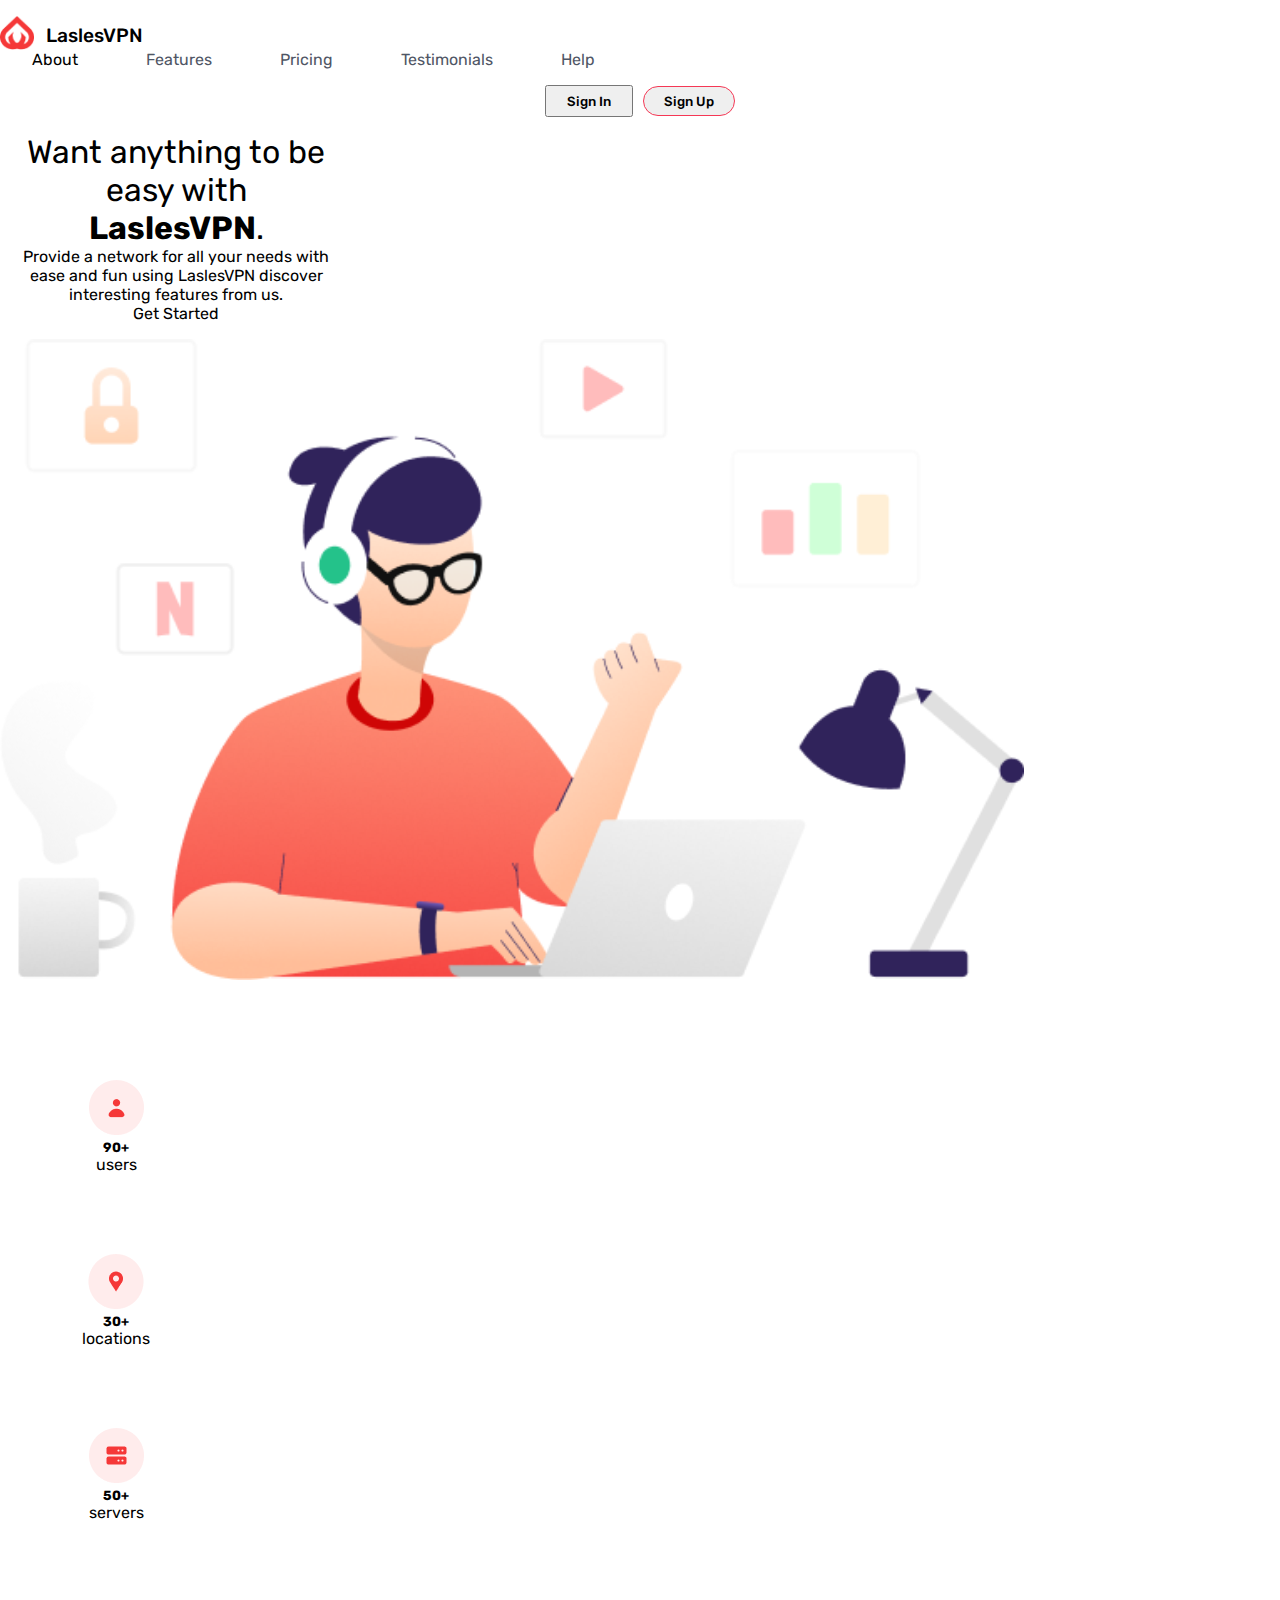
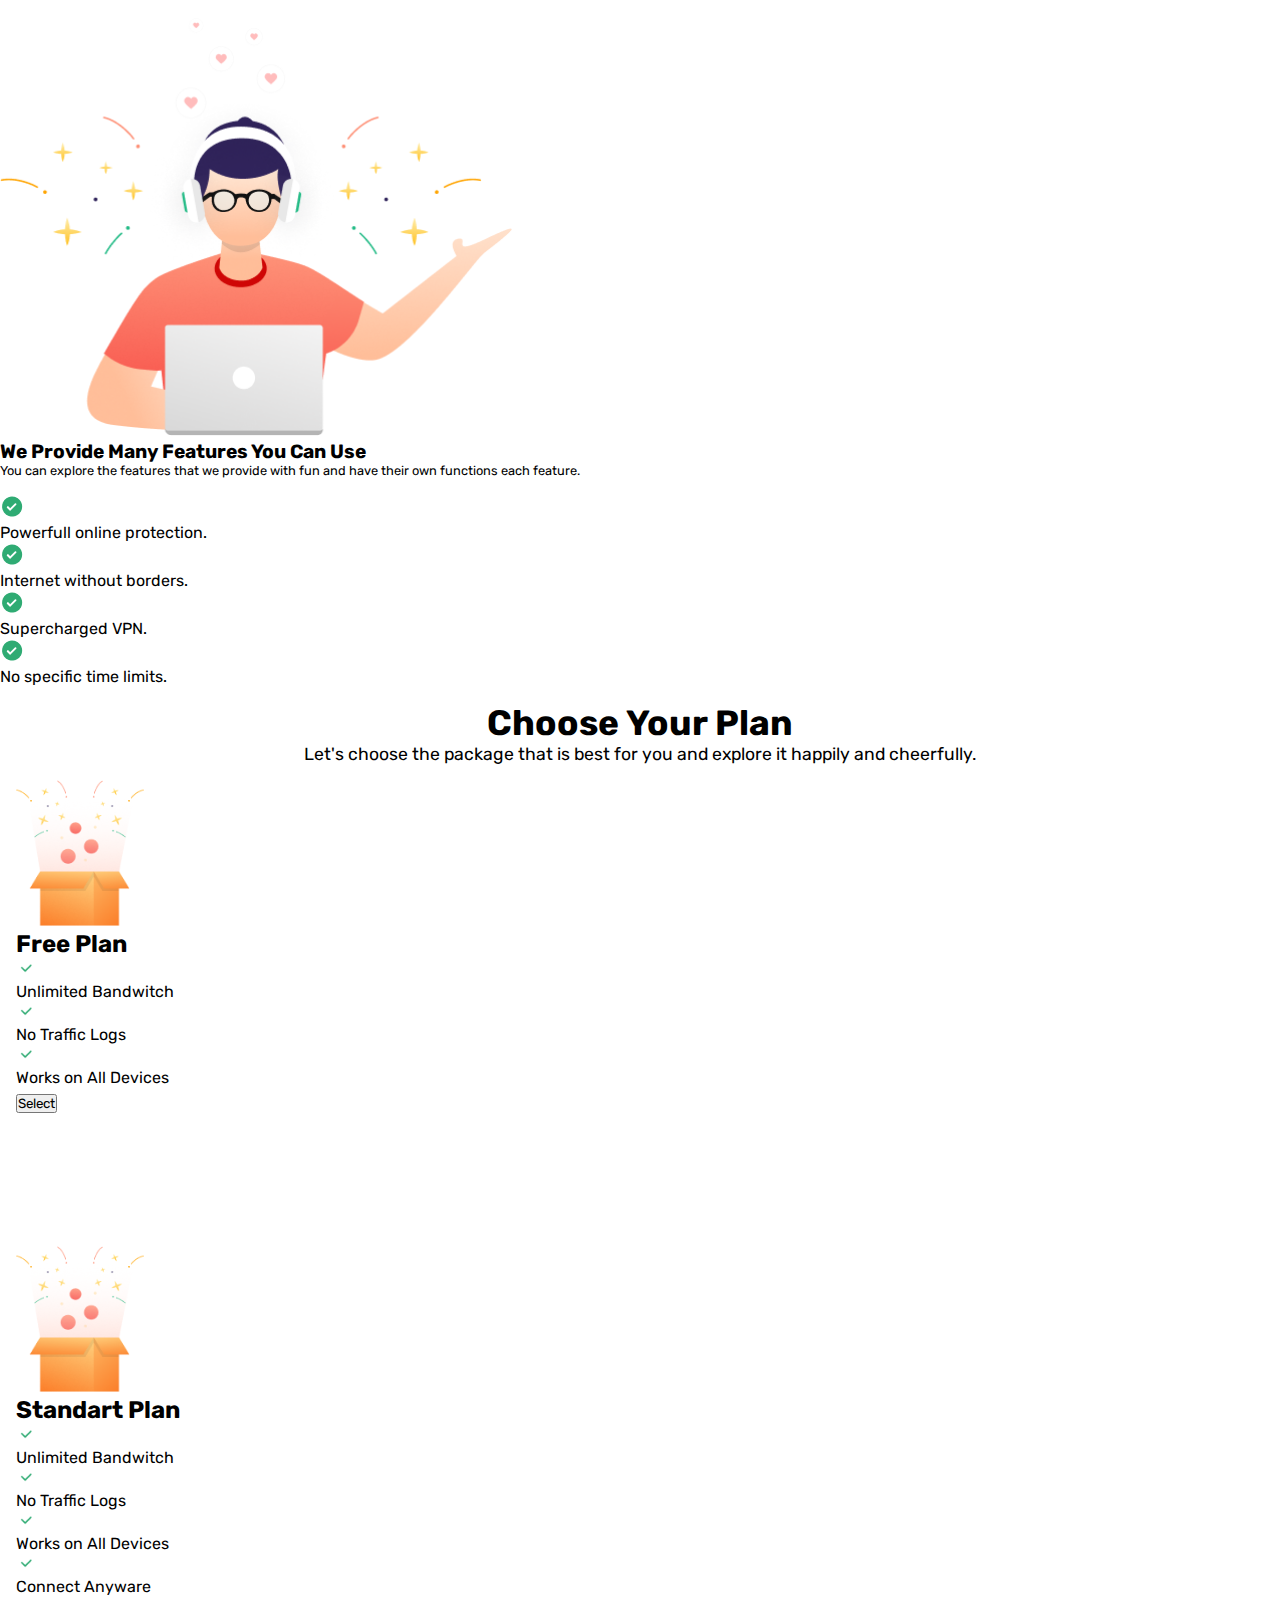
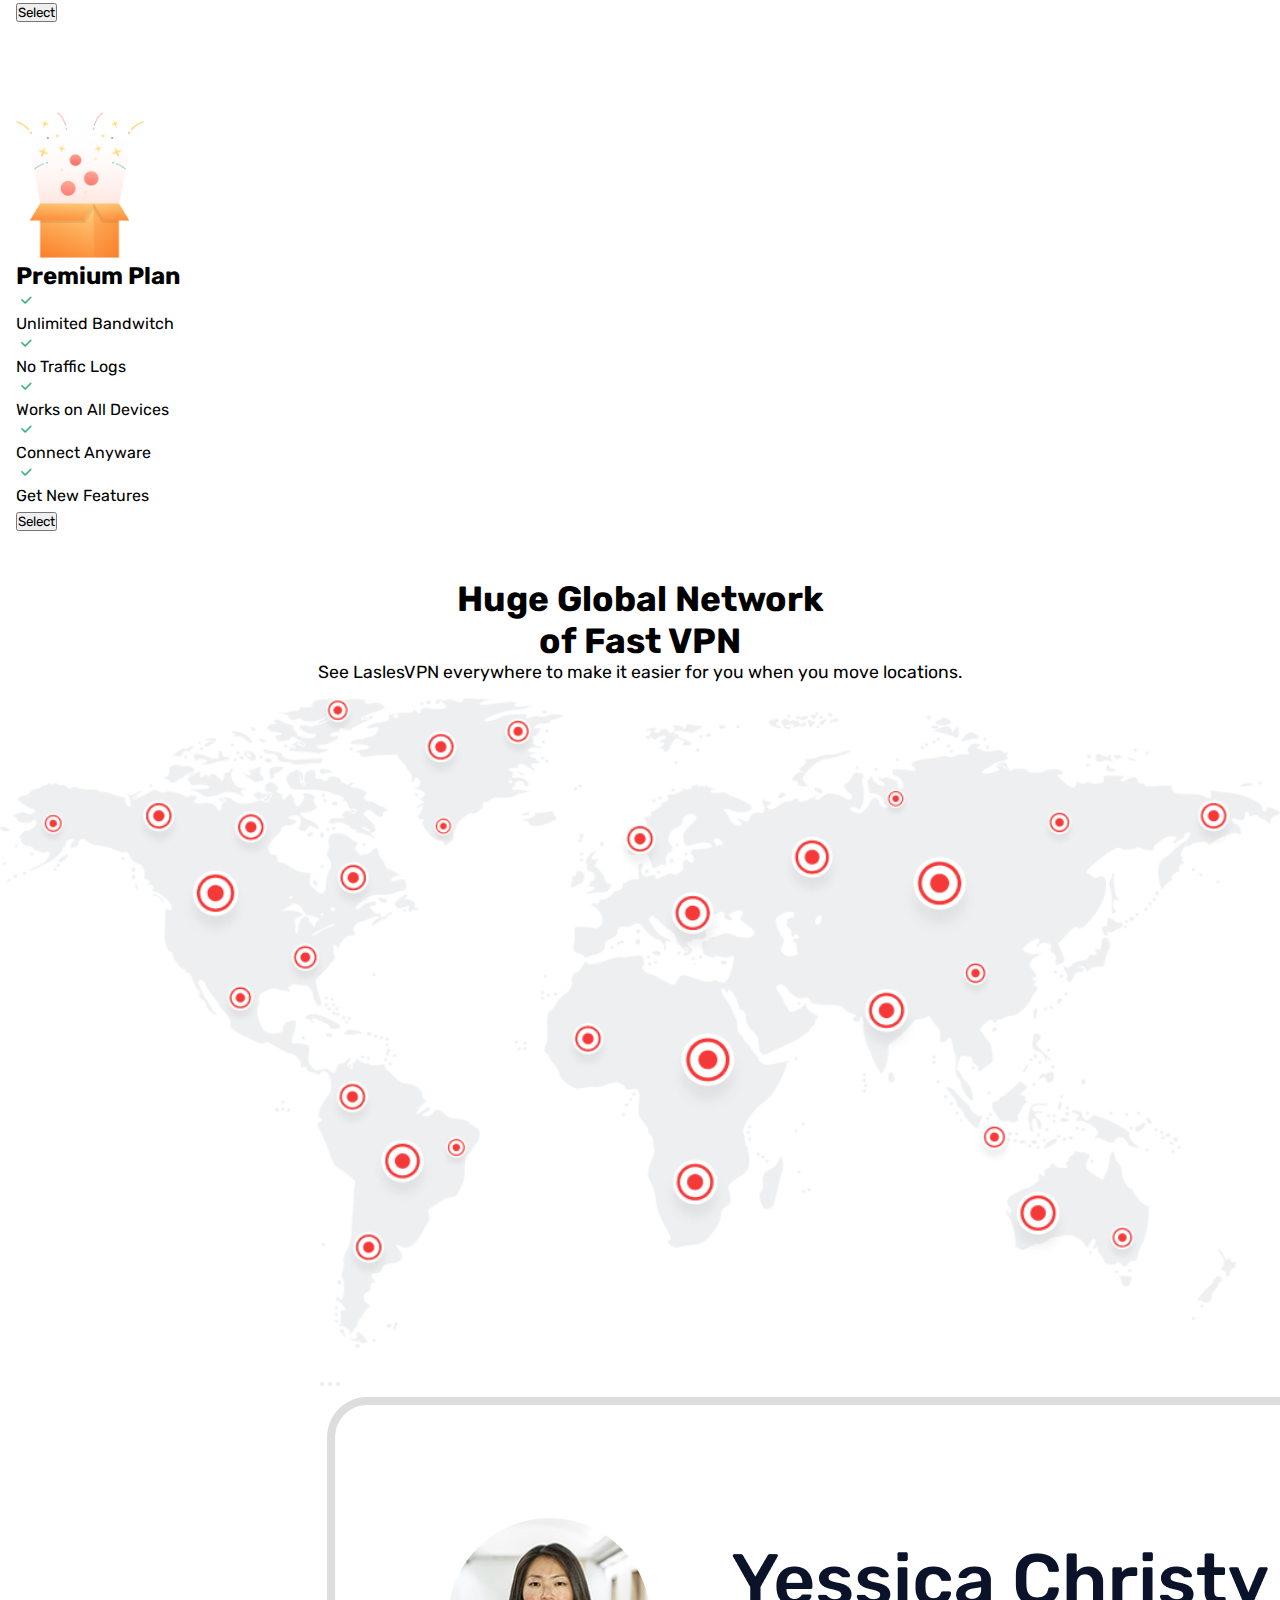
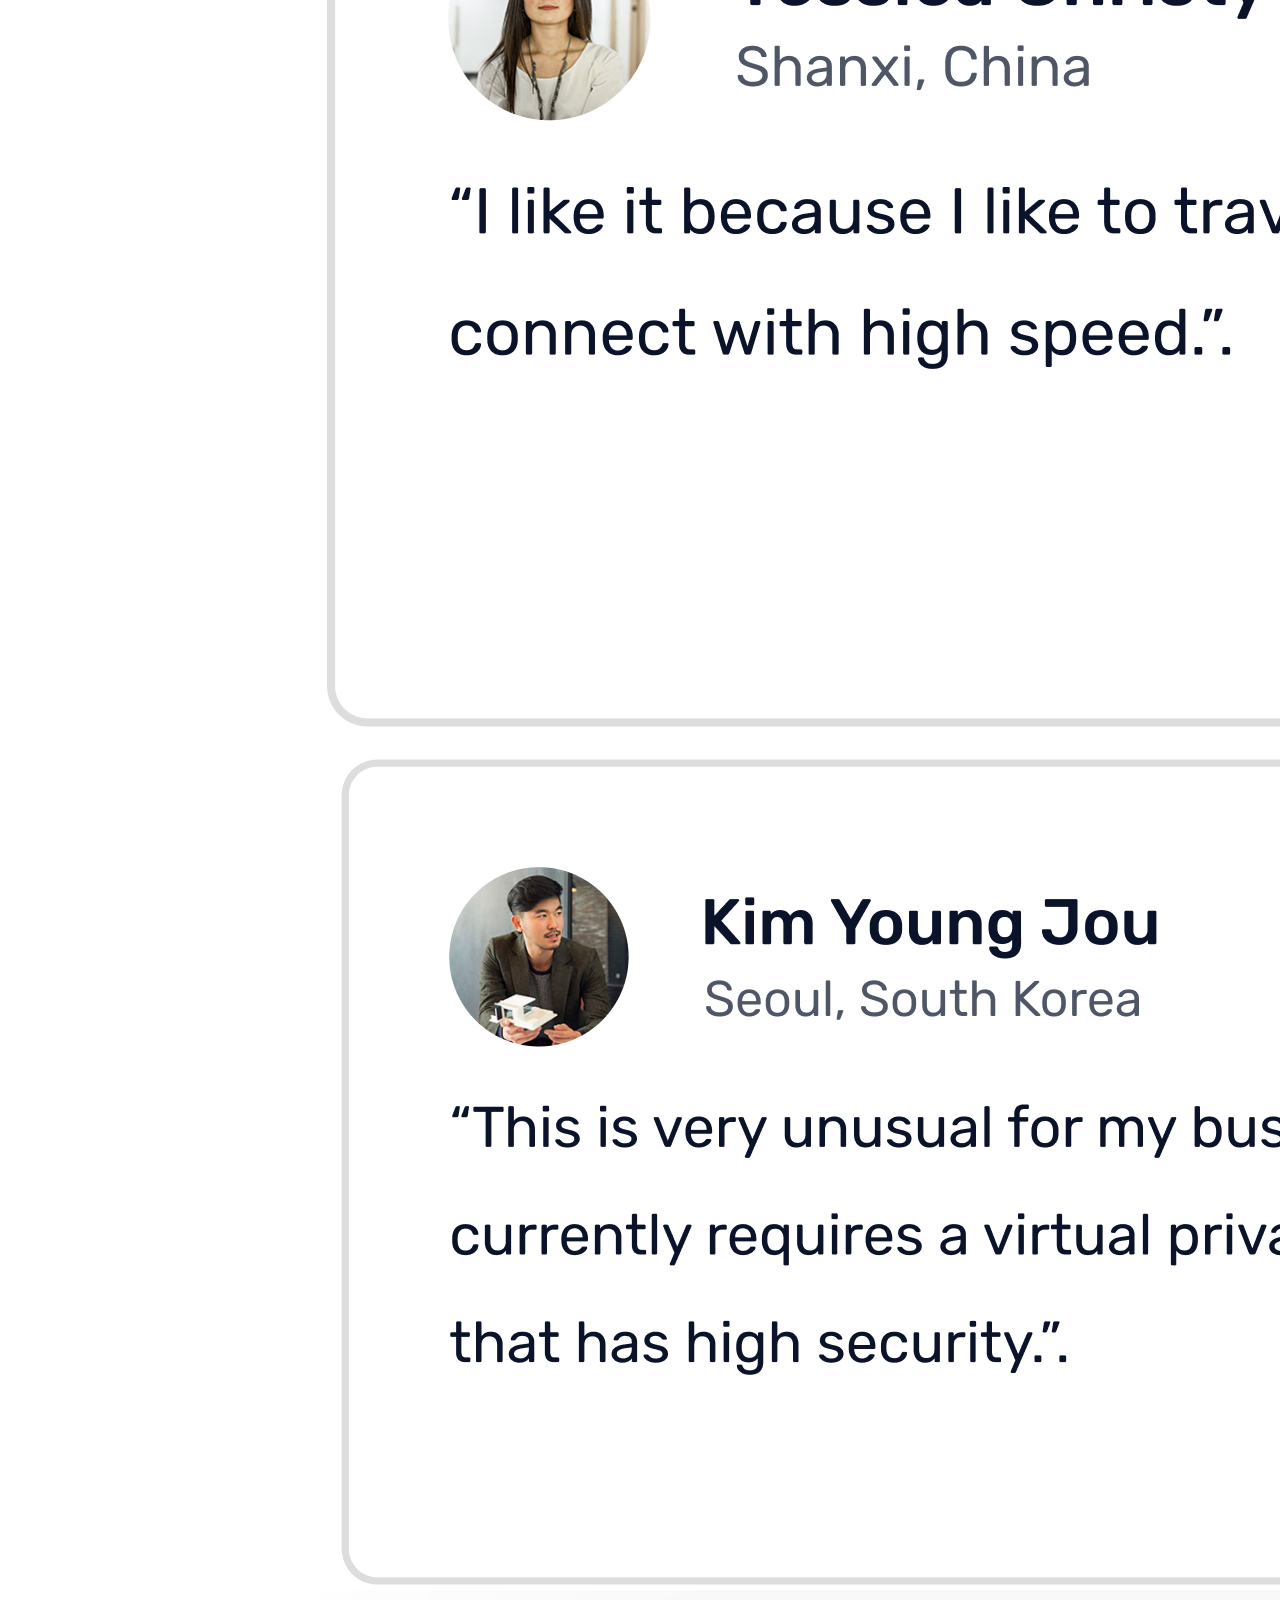
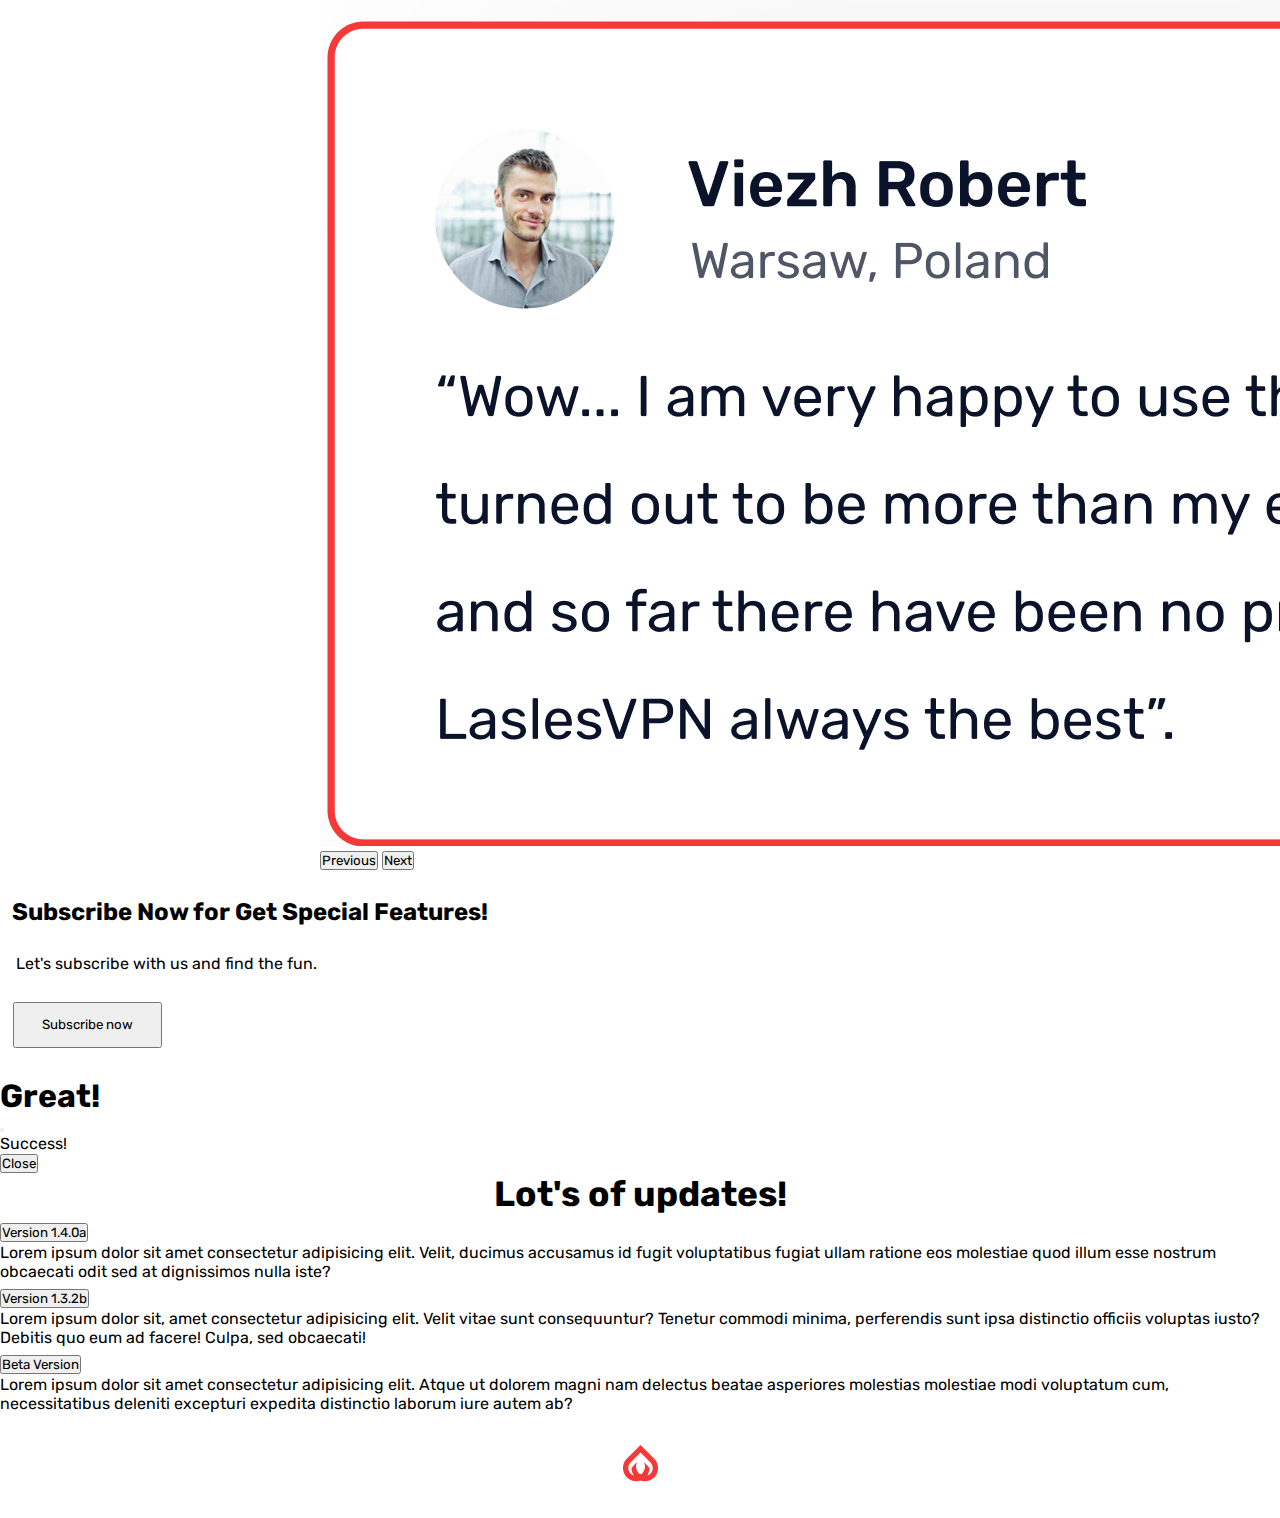
<file: index.html>
<!DOCTYPE html>
<html lang="en">
<head>
    <meta charset="UTF-8">
    <meta http-equiv="X-UA-Compatible" content="IE=edge">
    <meta name="viewport" content="width=device-width, initial-scale=1.0">
    <title>LaslesVPN</title>
    <link href="https://cdn.jsdelivr.net/npm/bootstrap@5.3.2/dist/css/bootstrap.min.css" rel="stylesheet" integrity="sha384-T3c6CoIi6uLrA9TneNEoa7RxnatzjcDSCmG1MXxSR1GAsXEV/Dwwykc2MPK8M2HN" crossorigin="anonymous">
    <link rel="stylesheet" href="style.css">
</head>
    <div class="container">
        <header class="row">
            <!-- logo -->
            <div class="logo col d-flex flex-xxl-row flex-xl-row flex-lg-row flex-md-column">
                <img src="img/logo.png" alt="not found">
                <p class="logo__text">LaslesVPN</p>
            </div>
            <!-- /logo | nav -->
            <div class="nav col-xxl-6 col-xl-7 col-lg-8 col-md-12">
                <a class="active" href="#">About</a>
                <a href="#">Features</a>
                <a href="#">Pricing</a>
                <a href="#">Testimonials</a>
                <a href="#">Help</a>
            </div>
            <!-- /nav | buttons -->
            <div class="sign-up col">
                <button class="btn btn__in">Sign In</button>
                <button class="btn btn__up"><a href="signup.html">Sign Up</a></button>
            </div>
            <!-- /buttons -->
        </header>

        <div class="header">
            <button class="burger-button">
                <span></span> 
                <span></span> 
                <span></span>
            </button>
            <div class="mobile-menu">
                <div class="mobile-logo">
                    <img src="img/logo.png" alt="not found">
                </div>
                <div class="mobile-nav d-flex flex-column">
                    <p class="active">About</p>
                    <p>Features</p>
                    <p>Pricing</p>
                    <p>Testimonials</p>
                    <p>Help</p>
                </div>
                <div class="mobile-sign__up">
                    <button class="btn btn__in">Sign In</button>
                    <a href="signup.html"><button class="btn btn-danger">Sign Up</button></a>
                </div>
            </div>
        </div>

        <!-- content part |  want anything -->
        <div class="fix d-inline-flex flex-lg-row flex flex-md-column flex-sm-column justify-content-center align-items-center">
            <!-- left part -->
            <div class="card" style="border: none; text-align: center;">
                <div class="card-body">
                    <p class="big-text">Want anything to be easy with <b>LaslesVPN</b>.</p>
                    <p class="small-text">Provide a network for all your needs with ease and fun using LaslesVPN discover interesting features from us.</p>
                    <a href="#" class="btn btn-danger" style="padding: 1em 3em; font-size: 1em;">Get Started</a>
                </div>
            </div>
            <!-- right part -->
            <img src="img/img-block-1.png" alt="not found" style="width: 80%;">
        </div>

        <!-- /want anything | statistic -->
        <div class="d-inline-flex justify-content-center align-items-center shadow" style="width: 100%; margin: 4em 0; text-align: center;">

            <!-- Card-user-1 -->
            
            <div class="card mb-3 card-padding" style="max-width: 200px; border: none;">
                <div class="row g-0">
                    <div class="col-md-4">
                        <img src="img/user.png"  alt="not found">
                    </div>
                    <div class="col-md-8">
                        <div class="card-body">
                            <h5 class="card-title">90+</h5>
                            <p class="card-text">users</p>
                        </div>
                    </div>
                </div>
            </div>

            <!-- Card-location-2 -->

            <div class="card mb-3 card-padding" style="max-width: 200px; border: none;">
                <div class="row g-0">
                    <div class="col-md-4">
                        <img src="img/location.png"  alt="not found">
                    </div>
                    <div class="col-md-8">
                        <div class="card-body">
                            <h5 class="card-title">30+</h5>
                            <p class="card-text">locations</p>
                        </div>
                    </div>
                </div>
            </div>

            <!-- Card-servers-3 -->

            <div class="card mb-3 card-padding" style="max-width: 200px; border: none;">
                <div class="row g-0">
                    <div class="col-md-4">
                        <img src="img/Server.png"  alt="not found">
                    </div>
                    <div class="col-md-8">
                        <div class="card-body">
                            <h5 class="card-title">50+</h5>
                            <p class="card-text">servers</p>
                        </div>
                    </div>
                </div>
            </div>
        </div>
        <!-- END CARDS | Provide -->
        <div class="fix d-flex flex-lg-row flex-md-column flex-sm-column" style="margin: 1em 0;">
            <!-- IMG Part -->
                <img src="img/provider.png" alt="not found" style="width: 40%; margin-right: 1em;">
                <!-- Text Part -->
                <div class="d-flex flex-column justify-content-center align-items-center">
                    <h1 style="font-size: 1.2em;">We Provide Many Features You Can Use</h1>
                    <p style="font-size: .8em;">You can explore the features that we provide with fun and have their own functions each feature.</p>
                    <div class="d-flex flex-column" style="margin: 1em 0;">
                        <!-- Galk Items-->
                        <div class="d-flex flex-row">
                            <img src="img/green-galk.png" alt="not found" style="margin-right: .5em; width: 25px; height: 25px;">
                            <p>Powerfull online protection.</p>
                        </div>
                        <div class="d-flex flex-row">
                            <img src="img/green-galk.png" alt="not found" style="margin-right: .5em; width: 25px; height: 25px;">
                            <p>Internet without borders.</p>
                        </div>
                        <div class="d-flex flex-row">
                            <img src="img/green-galk.png" alt="not found" style="margin-right: .5em; width: 25px; height: 25px;">
                            <p>Supercharged VPN.</p>
                        </div>
                        <div class="d-flex flex-row">
                            <img src="img/green-galk.png" alt="not found" style="margin-right: .5em; width: 25px; height: 25px;">
                            <p>No specific time limits.</p>
                        </div>
                        <!-- /END Galk -->
                    </div>
                </div>
                
            </div>
                    <!-- Center text -->
        <div style="width: 100%; font-size: 1.1em; text-align: center;">
            <h1>Choose Your Plan</h1>
            <p>Let's choose the package that is best for you and explore it happily and cheerfully.</p>
        </div>
        <!-- /Center text | Plan Block -->
    <div class="fix d-inline-flex flex-lg-row flex-xl-row flex-md-column flex-sm-column justify-content-center align-items-center" style="width: 100%;">
        <!-- FREE PLAN -->
        <div class="card block gy-5 d-flex flex-column justify-content-center align-items-center border">
            <img src="img/Free.png" alt="not found" style="width: 40%;">
            <h1 style="font-size: 1.5em;">Free Plan</h1>
            <div class="d-flex flex-row">
                <img src="img/another-galk.png" alt="not found" style="width: 20px; height: 20px; margin-right: .5em;">
                <p style="font-size: 1em;">Unlimited Bandwitch</p>
            </div>
            <div class="d-flex flex-row">
                <img src="img/another-galk.png" alt="not found" style="width: 20px; height: 20px; margin-right: .5em;">
                <p style="font-size: 1em;">No Traffic Logs</p>
            </div>
            <div class="d-flex flex-row">
                <img src="img/another-galk.png" alt="not found" style="width: 20px; height: 20px; margin-right: .5em;">
                <p style="font-size: 1em;">Works on All Devices</p>
            </div>
            <button class="btn btn-danger" style="margin: .5em 0;">Select</button>
        </div>
        <!-- FREE PLAN | STANDART PLAN -->
        <div class="card block d-flex flex-column justify-content-center align-items-center border">
            <img src="img/Free.png" alt="not found" style="width: 40%;">
            <h1 style="font-size: 1.5em;">Standart Plan</h1>
            <div class="d-flex flex-row">
                <img src="img/another-galk.png" alt="not found" style="width: 20px; height: 20px; margin-right: .5em;">
                <p style="font-size: 1em;">Unlimited Bandwitch</p>
            </div>
            <div class="d-flex flex-row">
                <img src="img/another-galk.png" alt="not found" style="width: 20px; height: 20px; margin-right: .5em;">
                <p style="font-size: 1em;">No Traffic Logs</p>
            </div>
            <div class="d-flex flex-row">
                <img src="img/another-galk.png" alt="not found" style="width: 20px; height: 20px; margin-right: .5em;">
                <p style="font-size: 1em;">Works on All Devices</p>
            </div>
            <div class="d-flex flex-row">
                <img src="img/another-galk.png" alt="not found" style="width: 20px; height: 20px; margin-right: .5em;">
                <p style="font-size: 1em;">Connect Anyware</p>
            </div>
            <button class="btn btn-danger" style="margin: .5em 0;">Select</button>
        </div>
                <!-- STANDART PLAN | PREMIUM PLAN -->
                <div class="card block d-flex flex-column justify-content-center align-items-center border" style="border-color: red !important;">
                    <img src="img/Free.png" alt="not found" style="width: 40%;">
                    <h1 style="font-size: 1.5em;">Premium Plan</h1>
                    <div class="d-flex flex-row">
                        <img src="img/another-galk.png" alt="not found" style="width: 20px; height: 20px; margin-right: .5em;">
                        <p style="font-size: 1em;">Unlimited Bandwitch</p>
                    </div>
                    <div class="d-flex flex-row">
                        <img src="img/another-galk.png" alt="not found" style="width: 20px; height: 20px; margin-right: .5em;">
                        <p style="font-size: 1em;">No Traffic Logs</p>
                    </div>
                    <div class="d-flex flex-row">
                        <img src="img/another-galk.png" alt="not found" style="width: 20px; height: 20px; margin-right: .5em;">
                        <p style="font-size: 1em;">Works on All Devices</p>
                    </div>
                    <div class="d-flex flex-row">
                        <img src="img/another-galk.png" alt="not found" style="width: 20px; height: 20px; margin-right: .5em;">
                        <p style="font-size: 1em;">Connect Anyware</p>
                    </div>
                    <div class="d-flex flex-row">
                        <img src="img/another-galk.png" alt="not found" style="width: 20px; height: 20px; margin-right: .5em;">
                        <p style="font-size: 1em;">Get New Features</p>
                    </div>
                    <button class="btn btn-danger" style="margin: .5em 0;">Select</button>
                </div>
            </div>
            <!-- /Plan Block | Center text -->
            <div style="width: 100%; font-size: 1.1em; text-align: center;">
                <h1>Huge Global Network <br> of Fast VPN</h1>
                <p>See LaslesVPN everywhere to make it easier for you when you move locations.</p>
            </div>
            <!-- HUGE IMG -->
            <img src="img/Huge Global.png" alt="nor found" style="width: 100%; margin: 1em 0;">
            <!-- /HUGE IMG | Slider -->
            
            <div id="carouselExampleIndicators" class="carousel slide">
                <div class="carousel-indicators">
                    <button type="button" data-bs-target="#carouselExampleIndicators" data-bs-slide-to="0" class="active" aria-current="true" aria-label="Slide 1"></button>
                    <button type="button" data-bs-target="#carouselExampleIndicators" data-bs-slide-to="1" aria-label="Slide 2"></button>
                    <button type="button" data-bs-target="#carouselExampleIndicators" data-bs-slide-to="2" aria-label="Slide 3"></button>
                    </div>
                    <div class="carousel-inner">
                    <div class="carousel-item active">
                        <img src="img/slide-test-1.png" class="d-block w-100" alt="...">
                    </div>
                    <div class="carousel-item">
                        <img src="img/slider-test-2.png" class="d-block w-100" alt="...">
                    </div>
                    <div class="carousel-item">
                        <img src="img/slider-test-3.png" class="d-block w-100" alt="...">
                    </div>
                    </div>
                    <button class="carousel-control-prev" type="button" data-bs-target="#carouselExampleIndicators" data-bs-slide="prev">
                    <span class="carousel-control-prev-icon" aria-hidden="true"></span>
                    <span class="visually-hidden">Previous</span>
                    </button>
                    <button class="carousel-control-next" type="button" data-bs-target="#carouselExampleIndicators" data-bs-slide="next">
                    <span class="carousel-control-next-icon" aria-hidden="true"></span>
                    <span class="visually-hidden">Next</span>
                    </button>
                </div>

        <!-- /Slider | Subscribe Form-->
        <div class="shadow d-flex flex-row justify-content-between align-items-center" style="margin: 1em 0;">
            <div class="d-flex justify-content-center align-content-center flex-column">
                <h1 style="font-size: 1.5em; padding: .5em;">Subscribe Now for Get Special Features!</h1>
                <p style="font-size: 1em; padding: 1em;">Let's subscribe with us and find the fun.</p>
            </div>
            <button type="button" class="btn btn-danger" data-bs-toggle="modal" data-bs-target="#subModal" style="padding: 1em 2em; margin: 1em;">Subscribe now</button>
        </div>

            <div class="modal fade" id="subModal" tabindex="-1" aria-labelledby="subModalLabel" aria-hidden="true">
                <div class="modal-dialog">
                <div class="modal-content">
                    <div class="modal-header">
                    <h1 class="modal-title fs-5" id="subModalLabel">Great!</h1>
                    <button type="button" class="btn-close" data-bs-dismiss="modal" aria-label="Close"></button>
                    </div>
                    <div class="modal-body">
                    Success!
                    </div>
                    <div class="modal-footer">
                    <button type="button" class="btn btn-danger" data-bs-dismiss="modal">Close</button>
                    </div>
                </div>
                </div>
            </div>

        <!-- Accordion -->
        <div style="width: 100%; font-size: 1.1em; text-align: center;">
            <h1>Lot's of updates!</h1>
        </div>
            <div class="accordion" id="accordionExample">
                <div class="accordion-item">
                <h2 class="accordion-header">
                    <button class="accordion-button" type="button" data-bs-toggle="collapse" data-bs-target="#collapseOne" aria-expanded="true" aria-controls="collapseOne">
                    Version 1.4.0a
                    </button>
                </h2>
                <div id="collapseOne" class="accordion-collapse collapse show" data-bs-parent="#accordionExample">
                    <div class="accordion-body">
                    Lorem ipsum dolor sit amet consectetur adipisicing elit. Velit, ducimus accusamus id fugit voluptatibus fugiat ullam ratione eos molestiae quod illum esse nostrum obcaecati odit sed at dignissimos nulla iste?
                    </div>
                </div>
                </div>
                <div class="accordion-item">
                <h2 class="accordion-header">
                    <button class="accordion-button collapsed" type="button" data-bs-toggle="collapse" data-bs-target="#collapseTwo" aria-expanded="false" aria-controls="collapseTwo">
                    Version 1.3.2b
                    </button>
                </h2>
                <div id="collapseTwo" class="accordion-collapse collapse" data-bs-parent="#accordionExample">
                    <div class="accordion-body">
                    Lorem ipsum dolor sit, amet consectetur adipisicing elit. Velit vitae sunt consequuntur? Tenetur commodi minima, perferendis sunt ipsa distinctio officiis voluptas iusto? Debitis quo eum ad facere! Culpa, sed obcaecati!
                    </div>
                </div>
                </div>
                <div class="accordion-item">
                <h2 class="accordion-header">
                    <button class="accordion-button collapsed" type="button" data-bs-toggle="collapse" data-bs-target="#collapseThree" aria-expanded="false" aria-controls="collapseThree">
                    Beta Version
                    </button>
                </h2>
                <div id="collapseThree" class="accordion-collapse collapse" data-bs-parent="#accordionExample">
                    <div class="accordion-body">
                    Lorem ipsum dolor sit amet consectetur adipisicing elit. Atque ut dolorem magni nam delectus beatae asperiores molestias molestiae modi voluptatum cum, necessitatibus deleniti excepturi expedita distinctio laborum iure autem ab?
                    </div>
                </div>
                </div>
            </div>

            <footer>
                <img src="img/logo.png" alt="not found">
            </footer>
    </div>
    <script>
        alert('Forms - на странице Sign Up. Model window открывается на кнопку Subscribe Now в низу главной страницы. Slider - отзывы ближе к концу. Старался делать все через бутстрап, но без тех же медиа запросов не обошлось, также не знаю как настраивать на бутсрапе эелементы на ширине экране менее 576px (xsm)');
    </script>
    <script src="script.js"></script>
    <script src="https://cdn.jsdelivr.net/npm/bootstrap@5.3.2/dist/js/bootstrap.bundle.min.js" integrity="sha384-C6RzsynM9kWDrMNeT87bh95OGNyZPhcTNXj1NW7RuBCsyN/o0jlpcV8Qyq46cDfL" crossorigin="anonymous"></script>
</body>
</html>
</file>
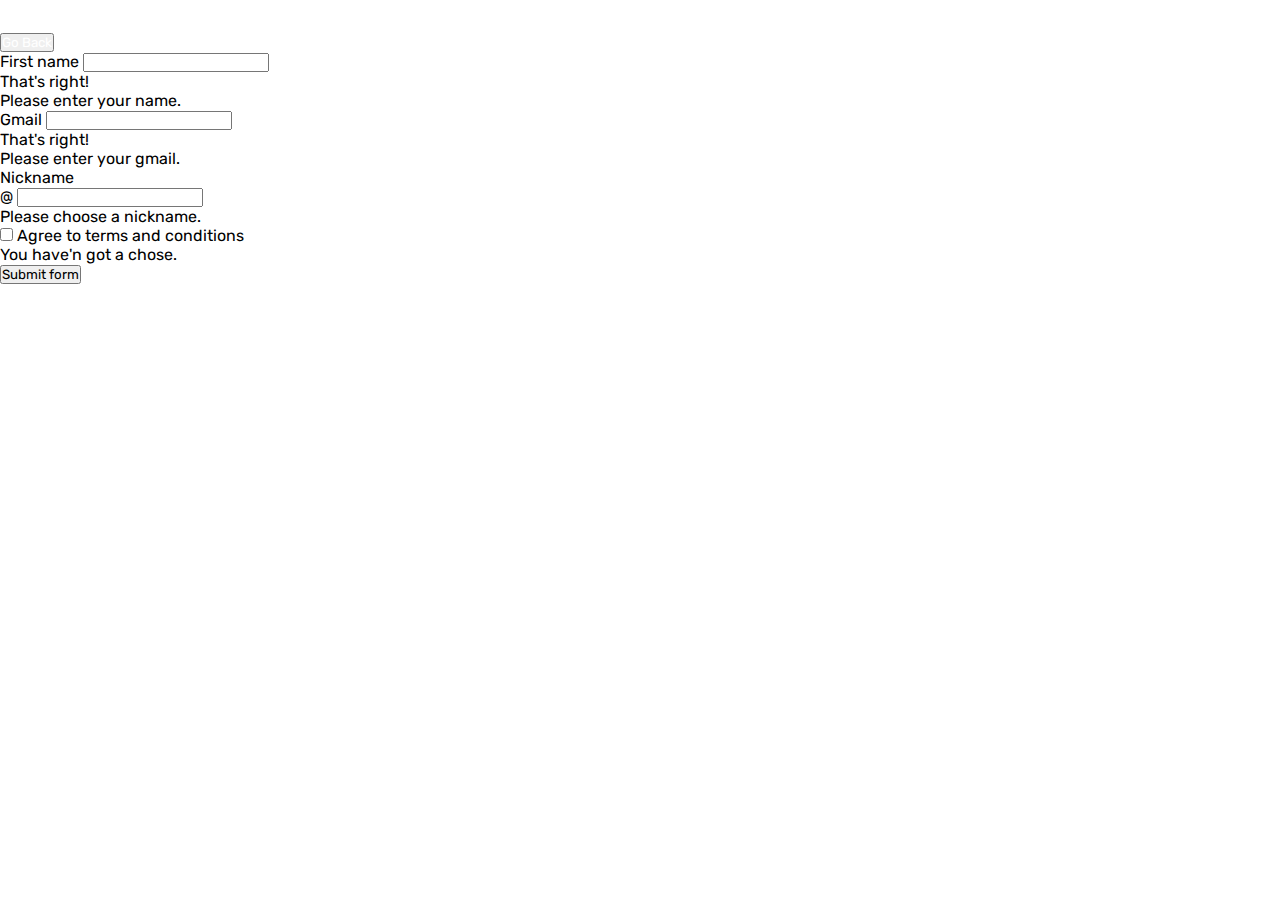
<file: signup.html>
<!DOCTYPE html>
<html lang="en">
<head>
    <meta charset="UTF-8">
    <meta http-equiv="X-UA-Compatible" content="IE=edge">
    <meta name="viewport" content="width=device-width, initial-scale=1.0">
    <title>SignUp</title>

    <link rel="stylesheet" href="style.css">
    <link rel="stylesheet" href="https://stackpath.bootstrapcdn.com/bootstrap/5.0.0-alpha1/css/bootstrap.min.css" integrity="sha384-r4NyP46KrjDleawBgD5tp8Y7UzmLA05oM1iAEQ17CSuDqnUK2+k9luXQOfXJCJ4I" crossorigin="anonymous">
</head>
<body>
    <div class="container">
            <!-- HEADER -->
            <header class="row" style="display: flex !important;">
                <!-- nav -->
                <div class="sign-up col">
                    <button class="btn btn-danger"><a style="color: #fff; text-decoration: none;" href="index.html">Go Back</a></button>
                </div>
                <!-- /buttons -->
            </header>
                <!-- /HEADER | FORM-->
                <form class="row g-3 was-validated" novalidate>
                    <div class="col-md-4 form-check">
                    <label for="validationName" class="form-label">First name</label>
                    <input type="text" class="form-control chek" id="validationName" required>
                    <div class="valid-feedback">
                        That's right!
                    </div>
                        <div class="invalid-feedback">
                            Please enter your name.
                        </div>
                    </div>
                    <div class="col-md-4">
                    <label for="validationLastName" class="form-label">Gmail</label>
                    <input type="text" class="form-control chek" id="validationLastName" required>
                    <div class="valid-feedback">
                        That's right!
                    </div>
                        <div class="invalid-feedback">
                            Please enter your gmail.
                        </div>
                    </div>
                    <div class="col-md-4">
                    <label for="validationCustomUsername" class="form-label">Nickname</label>
                    <div class="input-group">
                        <span class="input-group-text" id="inputGroupPrepend">@</span>
                        <input type="text" class="form-control chek" id="validationCustomUsername" aria-describedby="inputGroupPrepend" required>
                        <div class="invalid-feedback">
                        Please choose a nickname.
                        </div>
                    </div>
                    </div>
                    <div class="col-12">
                    <div class="form-check">
                        <input class="form-check-input" type="checkbox" value="" id="invalidCheck" required>
                        <label class="form-check-label chek" for="invalidCheck">
                        Agree to terms and conditions
                        </label>
                        <div class="invalid-feedback">
                        You have'n got a chose.
                        </div>
                    </div>
                    </div>
                    <div class="col-12">
                    <button class="btn btn-danger cheker" type="submit">Submit form</button>
                    </div>
                </form>
                <!-- /FORM -->
    </div>

    <script src="https://cdn.jsdelivr.net/npm/popper.js@1.16.0/dist/umd/popper.min.js" integrity="sha384-Q6E9RHvbIyZFJoft+2mJbHaEWldlvI9IOYy5n3zV9zzTtmI3UksdQRVvoxMfooAo" crossorigin="anonymous"></script>
    <script src="https://stackpath.bootstrapcdn.com/bootstrap/5.0.0-alpha1/js/bootstrap.min.js" integrity="sha384-oesi62hOLfzrys4LxRF63OJCXdXDipiYWBnvTl9Y9/TRlw5xlKIEHpNyvvDShgf/" crossorigin="anonymous"></script>
    <script src="script.js"></script>
</body>
</html>
</file>
<file: style.css>
@import url('https://fonts.googleapis.com/css2?family=Nunito:wght@600&family=Roboto:wght@300&family=Rubik&family=Varela+Round&display=swap');
@import url('https://fonts.googleapis.com/css2?family=Nunito:wght@600&family=Roboto:wght@300&family=Rubik:wght@500&family=Varela+Round&display=swap');

* {
    margin: 0;
    padding: 0;
    box-sizing: border-box;
    font-family: 'Rubik', sans-serif;
}

a {
    color: #000;
    text-decoration: none;
}

a:hover {
    color: #000;
    text-decoration: none;
}

/* Header */

header {
    padding-top: 1em;
}

.logo {
    font-size: 1.2em;
    display: flex;
    flex-direction: row;
    flex-wrap: wrap;
    align-items: center;
}

.logo img {
    width: 34px;
    height: 34px;
}

.logo p {
    margin-bottom: -5px;
    margin-left: .6em;
    font-weight: 500;
}

.nav {
    justify-content: center;
}

.nav a {
    padding: .5em 1em;
    margin: 1em;
    color: #4F5665;
    transition: .3s;
}

.nav a:hover {
    color: #000;
    transition: .3s;
}

.nav a.active {
    color: #000;
}

.sign-up {
    margin-top: 1em;
    text-align: center;
}

.btn__in {
    font-weight: 500;
    padding: .5em 1.5em;
    transition: .3s;
}

.btn__in:hover {
    border: 1px solid #000;
    border-radius: 5em;
    transition: .3s;
}

.btn__up {
    font-weight: 500;
    color: #F53855;
    border: 1px solid #F53855;
    border-radius: 5em;
    padding: .5em 1.5em;
    margin-left: .5em;
    transition: .3s;
}

.btn__up:hover {
    background-color: #F53855;
    color: #fff;
    transition: .3s;
}

/* .slider-btn {
    background-color: #4F5665 !important;
    color: #000 !important;
} */

.big-text {
    font-size: 2em;
}

.card-padding {
    margin: 0 2em;
    padding: 2em 0;
}

.carousel-indicators li {
    background-color: #000;
}

/* .carousel-inner {
    height: 388px;
} */

/* .carousel-item {
    margin: .2em auto;
    width: 50%;
    float: none;
    text-align: center;
} */

.carousel {
    width: 50%;
    margin: 0 auto;
}

.block {
    height: 450px;
}

.header {
    justify-content: flex-start;
    align-items: flex-start;
    width: 100%;
    transition: .3s;
    height: 30px;
    display: none;
}

.burger-button {
    position: relative;
    width: 40px;
    height: 40px;
    border: none;
    background-color: #fff;
    z-index: 10000;
}

.burger-button span {
    position: absolute;
    width: 30px;
    height: 3px;
    background-color: #F53855;
    left: 5px;
    border-radius: .2em;
}

.burger-button span:nth-child(1) {
    transform: translateY(-10px);
}

.burger-button span:nth-child(2) {
    transform: translateY(10px);
}

.mobile-menu {
    position: absolute;
    display: flex;
    flex-direction: column;
    justify-content: center;
    align-items: center;
    width: 100%;
    top: 0;
    left: 0;
    text-align: center;
}

.mobile-nav p {
    margin: .4em;
    color: #4F5665;
}

.card {
    width: 25%; 
    margin: 1em;
}

footer {
    width: 100%;
    text-align: center;
    margin: 2em 0;
}


@media screen and (max-width: 990px) {
    .card {
        width: 70%;
        height: 100%;
    }

    /* .carousel-item {
        margin: .5em;
        width: 90%;
        float: left;
        text-align: center;
    } */
}

@media screen and (max-width: 770px) {
    header {
        display: none !important;
    }
    .header {
        display: flex;
    }
    /* .carousel-item {
        margin: 0 auto;
        width: 100%;
        float: left;
        text-align: center;
    } */
}

@media screen and (max-width: 576px) {
    .fix {
        flex-direction: column !important;
    }
    /* .carousel-inner {
        height: 340px;
    } */
}

@media screen and (max-width: 460px) {
    .fix {
        flex-direction: column !important;
    }
    /* .carousel-inner {
        height: 300px;
    } */
}
</file>
